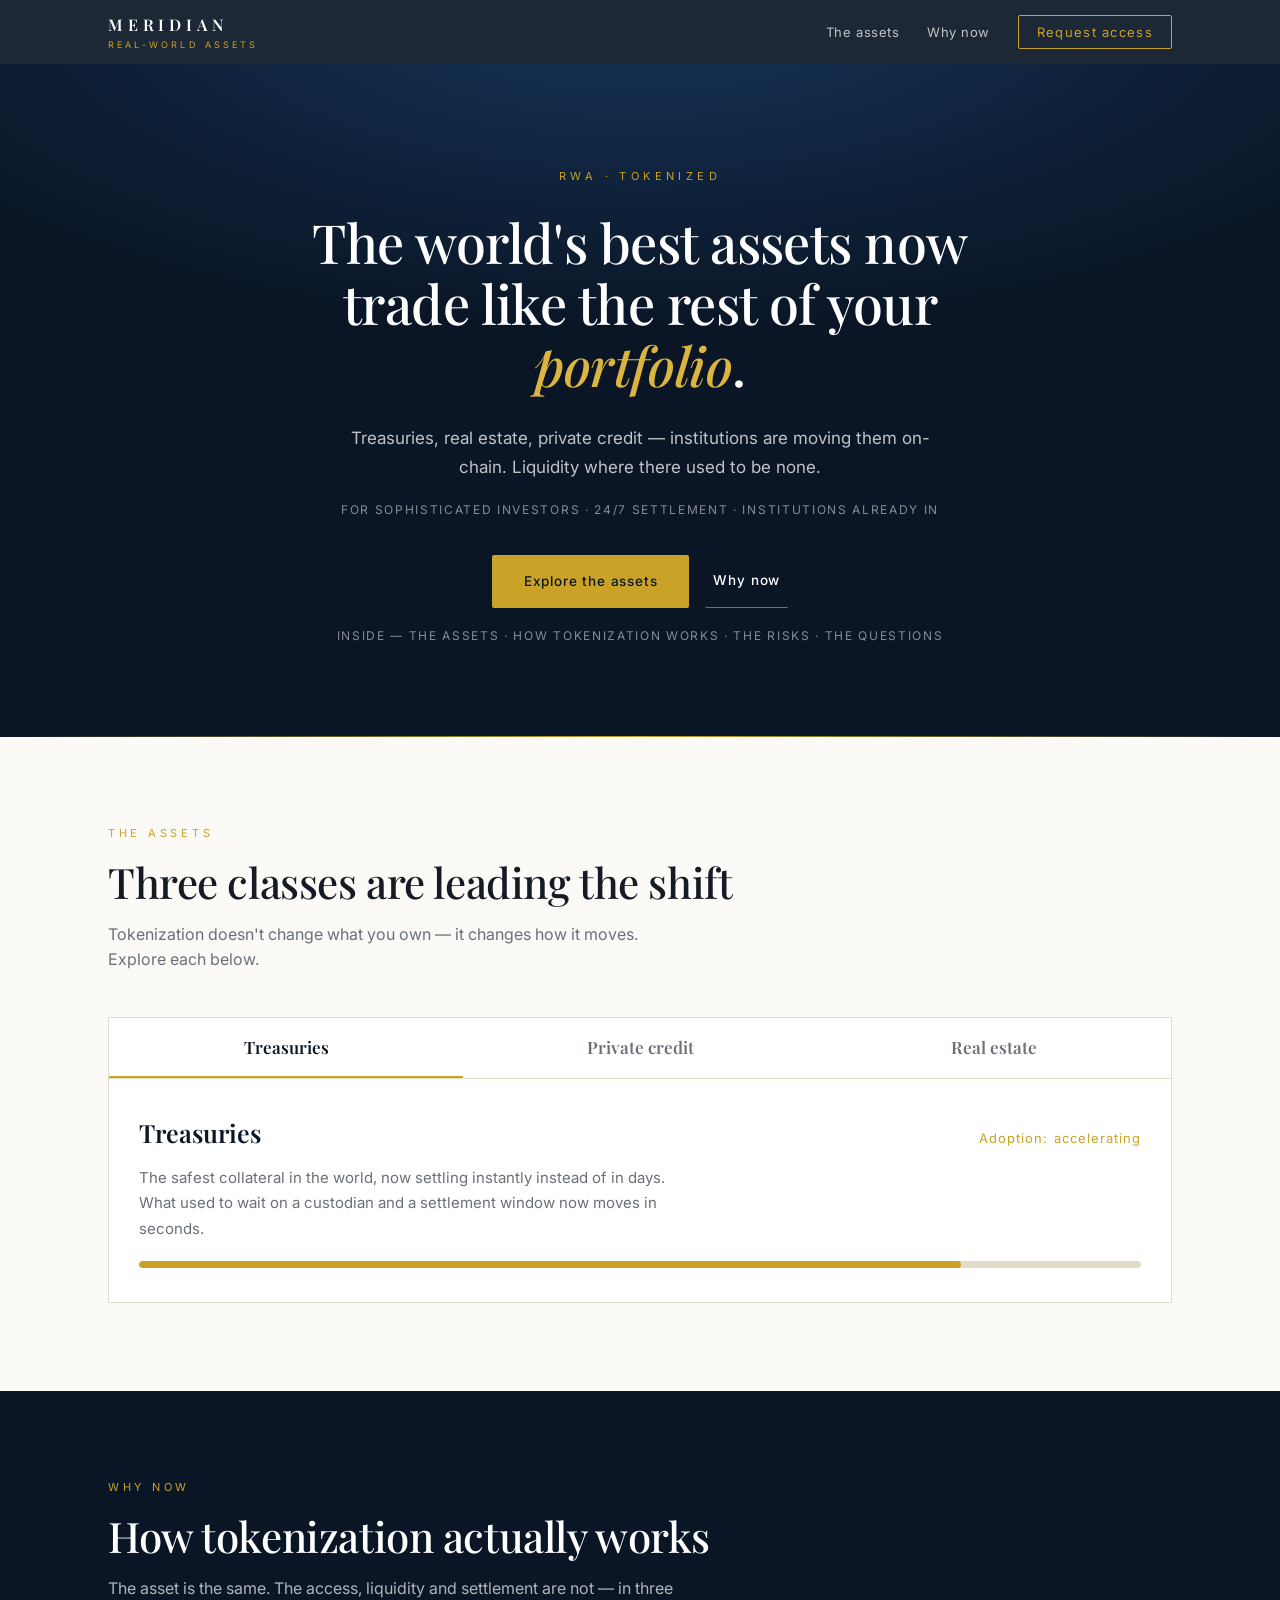
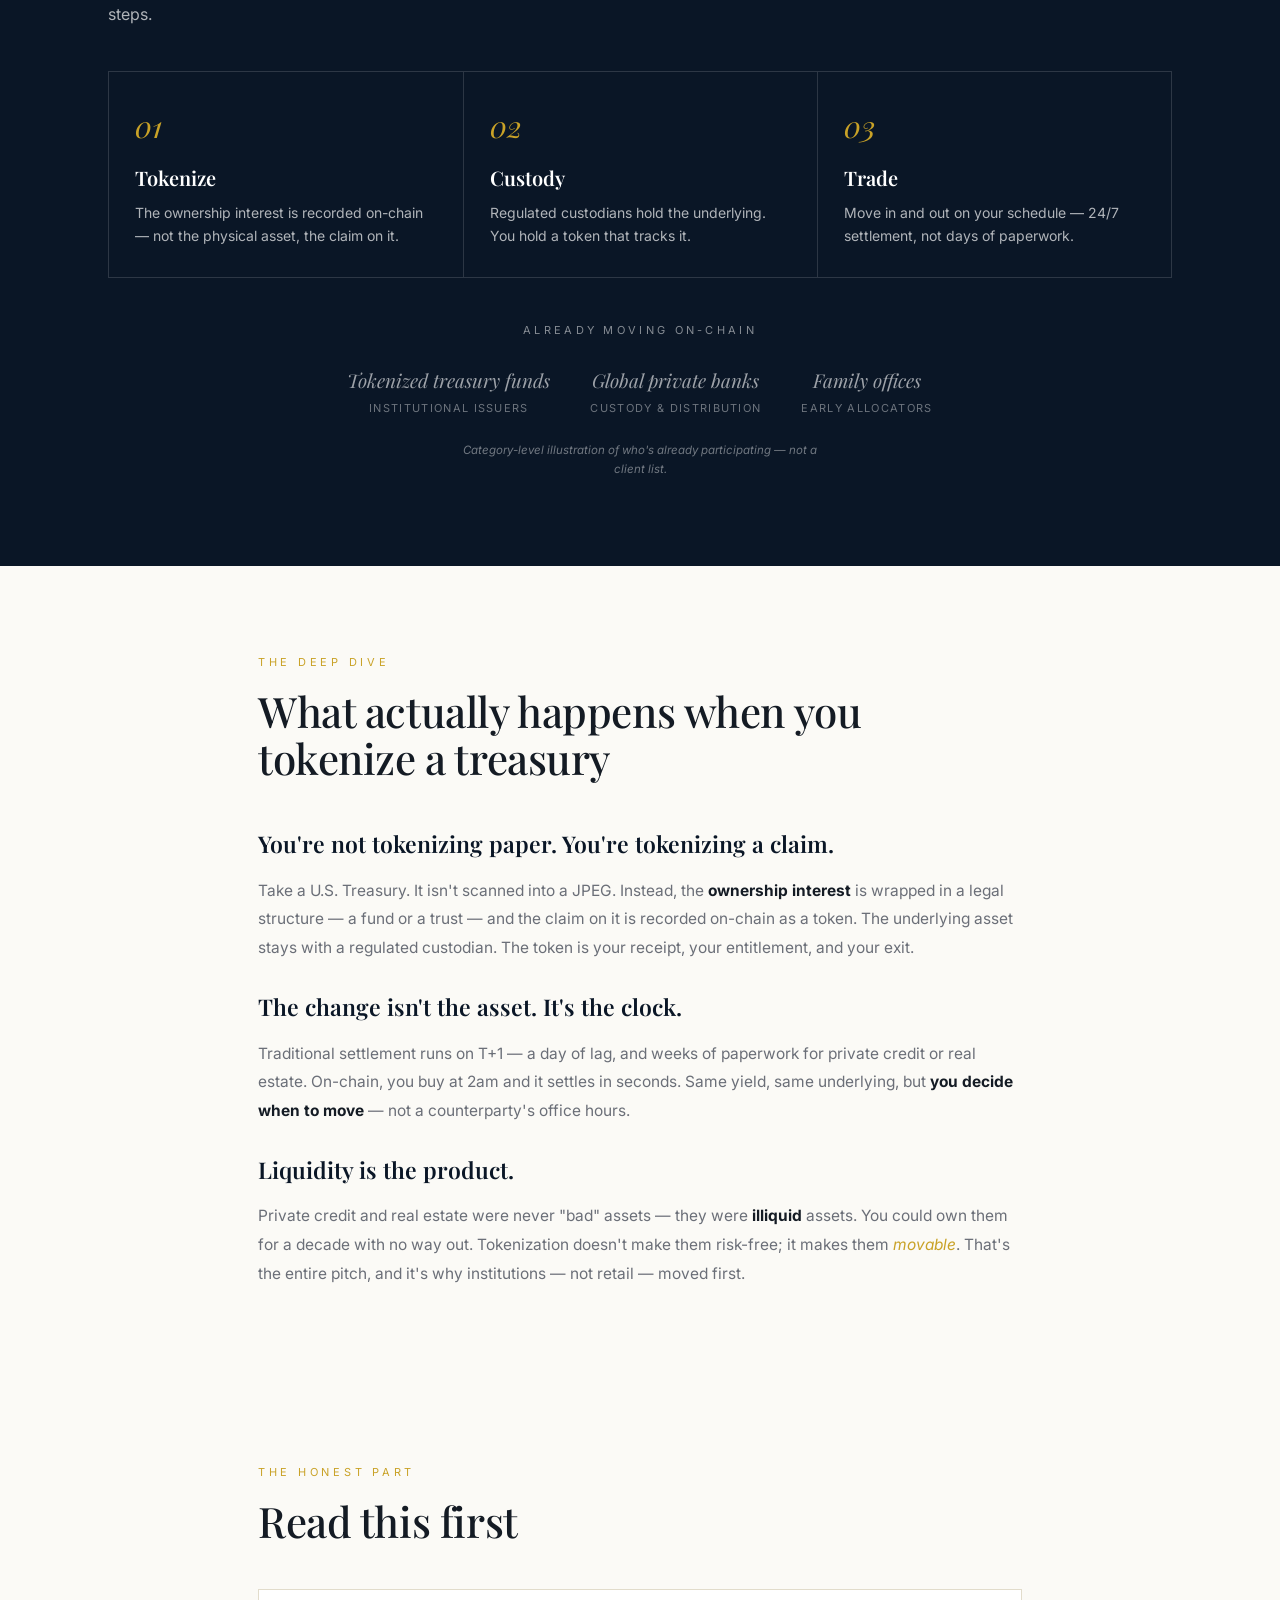
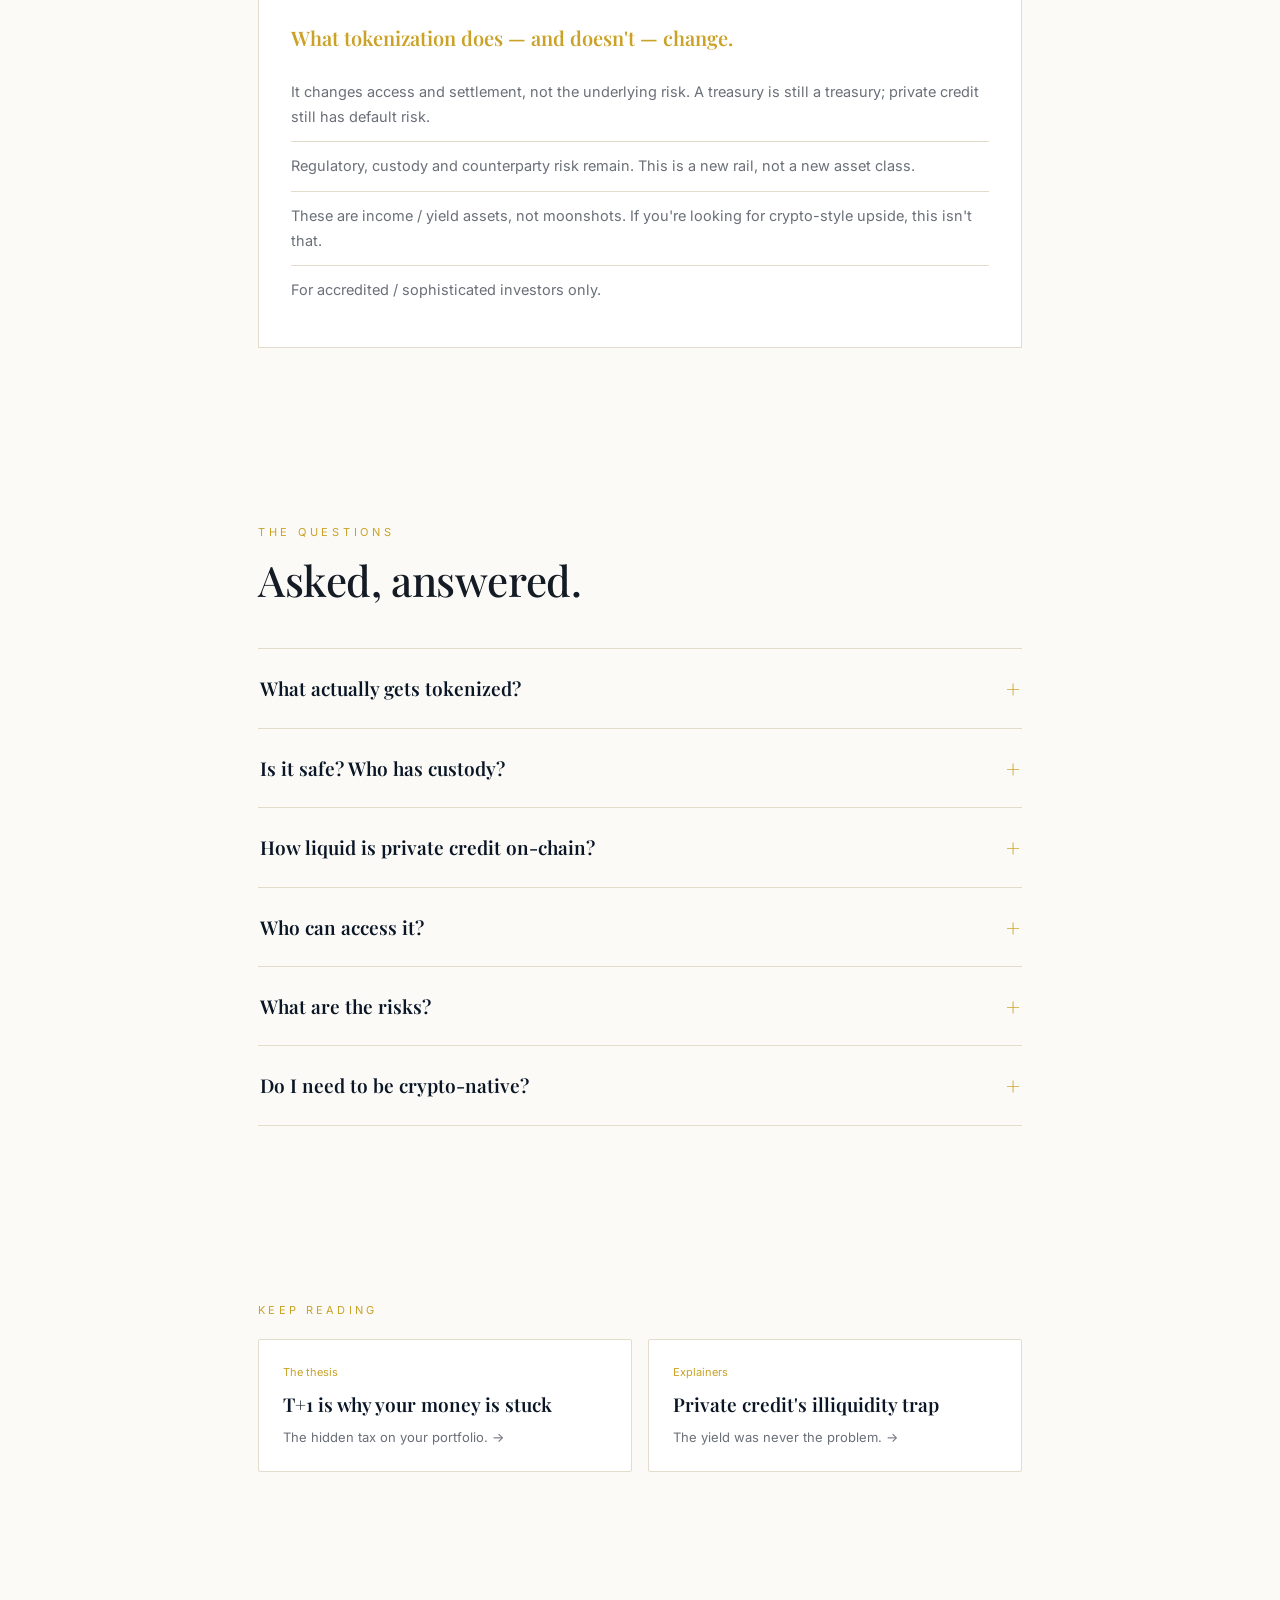
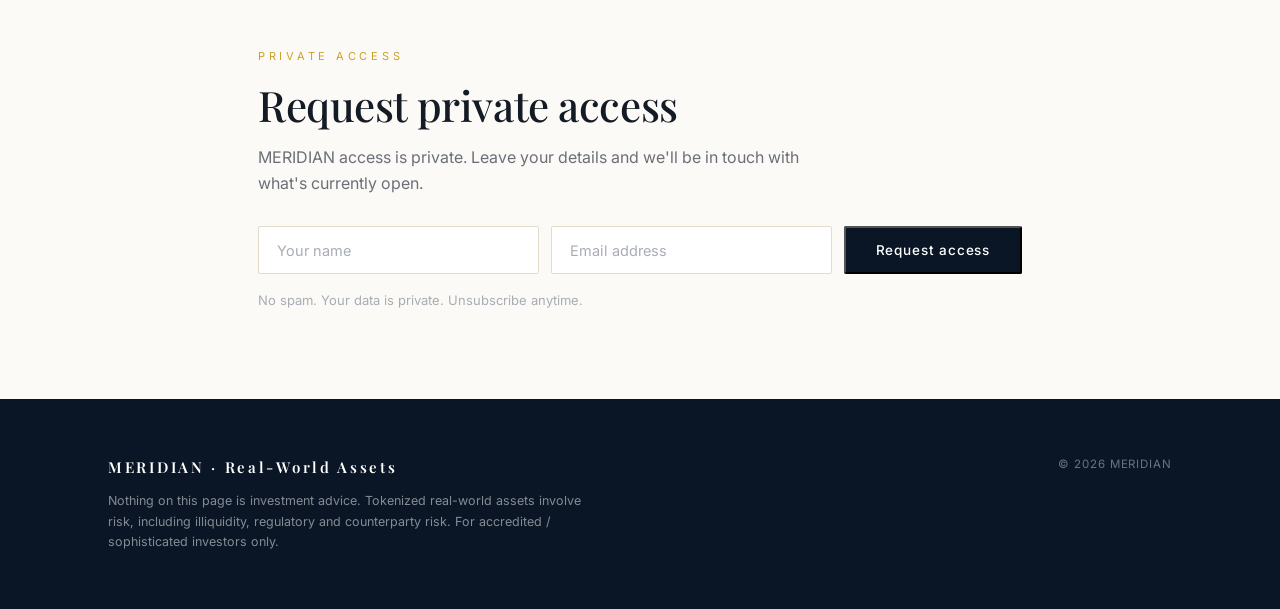
<file: index.html>
<!DOCTYPE html>
<html lang="en">
<head>
<meta charset="UTF-8">
<meta name="viewport" content="width=device-width, initial-scale=1.0">
<title>MERIDIAN · Real-World Assets — Liquidity where there used to be none</title>
<meta name="description" content="Treasuries, real estate, private credit — institutions are moving them on-chain.">
<link rel="preconnect" href="https://fonts.googleapis.com">
<link rel="preconnect" href="https://fonts.gstatic.com" crossorigin>
<link href="https://fonts.googleapis.com/css2?family=Playfair+Display:ital,wght@0,500;0,600;1,500&family=Inter:wght@400;500;600&display=swap" rel="stylesheet">
<style>
  :root{
    --navy:#0a1626; --navy2:#0e1f36; --ink:#141b24; --body:#f4f1ea;
    --muted:#6b6f78; --faint:#a8adb5;
    --gold:#c9a227; --gold2:#dbb540; --gold-dim:rgba(201,162,39,.16);
    --hair:#e2dccb; --paper:#fbfaf6;
    --font:"Inter",-apple-system,"SF Pro Text","Segoe UI",sans-serif;
    --display:"Playfair Display",Georgia,serif;
  }
  *{margin:0;padding:0;box-sizing:border-box}
  html{scroll-behavior:smooth}
  body{background:var(--paper);color:var(--ink);font-family:var(--font);-webkit-font-smoothing:antialiased;line-height:1.6}
  a{color:inherit;text-decoration:none}
  .container{max-width:1120px;margin:0 auto;padding:0 28px}
  .container--narrow{max-width:820px}
  .rv{opacity:0;transform:translateY(18px);transition:opacity .8s ease,transform .8s ease}
  .rv.in{opacity:1;transform:none}
  [id]{scroll-margin-top:70px}

  .progress{position:fixed;top:0;left:0;height:3px;background:var(--gold);width:0;z-index:60}

  .nav{position:sticky;top:0;z-index:50;background:rgba(10,22,38,.92);backdrop-filter:blur(14px)}
  .nav__inner{display:flex;align-items:center;justify-content:space-between;height:64px}
  .brand{font-family:var(--display);font-weight:600;letter-spacing:.3em;font-size:16px;color:#fff}
  .brand small{display:block;font-family:var(--font);font-weight:400;font-size:9px;letter-spacing:.34em;color:var(--gold);text-transform:uppercase}
  .nav__links{display:flex;align-items:center;gap:28px;list-style:none}
  .nav__links a{font-size:13px;color:rgba(255,255,255,.72);letter-spacing:.04em;transition:color .2s}
  .nav__links a:hover{color:#fff}
  .nav__links .nav__cta{color:var(--gold);border:1px solid var(--gold);padding:8px 18px;border-radius:2px;letter-spacing:.1em}
  .nav__links .nav__cta:hover{background:var(--gold);color:var(--navy)}

  .hero{background:radial-gradient(120% 90% at 50% -10%, #16335a 0%, var(--navy) 55%);color:#fff;padding:104px 0 92px;text-align:center;position:relative}
  .hero::after{content:"";position:absolute;left:0;right:0;bottom:0;height:1px;background:linear-gradient(90deg,transparent,var(--gold),transparent)}
  .eyebrow{font-size:11px;letter-spacing:.4em;text-transform:uppercase;color:var(--gold);margin-bottom:26px}
  .hero__title{font-family:var(--display);font-weight:500;font-size:clamp(32px,4.6vw,54px);line-height:1.14;letter-spacing:-.01em;max-width:22ch;margin:0 auto}
  .hero__title em{font-style:italic;color:var(--gold2)}
  .hero__dek{font-size:17px;line-height:1.7;color:rgba(255,255,255,.74);margin:28px auto 0;max-width:54ch}
  .hero__note{font-size:12px;letter-spacing:.14em;color:rgba(255,255,255,.5);margin-top:18px;text-transform:uppercase}
  .hero__ctas{display:flex;gap:16px;margin-top:36px;justify-content:center;flex-wrap:wrap}
  .btn{display:inline-flex;align-items:center;justify-content:center;font-family:var(--font);font-size:13.5px;font-weight:500;letter-spacing:.06em;cursor:pointer;transition:.25s;border-radius:2px}
  .btn--gold{background:var(--gold);color:var(--navy);padding:15px 32px}
  .btn--gold:hover{background:var(--gold2)}
  .btn--ghost{background:transparent;color:#fff;padding:15px 8px;border-bottom:1px solid rgba(255,255,255,.4)}
  .btn--ghost:hover{border-color:var(--gold);color:var(--gold2)}
  .btn--primary{background:var(--navy);color:#fff;padding:14px 30px}
  .btn--primary:hover{background:var(--navy2)}

  .ledger{background:var(--paper)}
  .ledger__wrap{display:grid;grid-template-columns:1.2fr .8fr .8fr .9fr;border-top:1px solid var(--hair);border-bottom:1px solid var(--hair)}
  .lcell{padding:26px 22px;border-left:1px solid var(--hair)}
  .lcell:first-child{border-left:none}
  .lcell__label{font-size:10px;letter-spacing:.22em;text-transform:uppercase;color:var(--faint)}
  .lcell__value{font-family:var(--display);font-size:27px;font-weight:600;color:var(--navy);margin-top:8px}
  .lcell__value.gold{color:var(--gold)}
  .lcell__sub{font-size:12px;color:var(--muted);margin-top:5px;line-height:1.5}

  .section{padding:88px 0}
  .section--dark{background:var(--navy);color:#fff}
  .section__label{font-size:11px;letter-spacing:.34em;text-transform:uppercase;color:var(--gold);margin-bottom:16px}
  .section__title{font-family:var(--display);font-weight:500;font-size:clamp(28px,3.6vw,42px);line-height:1.12;letter-spacing:-.01em}
  .section__lede{font-size:16px;color:var(--muted);margin-top:16px;max-width:58ch}
  .section--dark .section__lede{color:rgba(255,255,255,.68)}

  .explorer{margin-top:44px;background:#fff;border:1px solid var(--hair)}
  .tabs{display:grid;grid-template-columns:repeat(3,1fr);border-bottom:1px solid var(--hair)}
  .tab{background:none;border:none;border-bottom:2px solid transparent;padding:18px;font-family:var(--display);font-size:17px;font-weight:600;color:var(--muted);cursor:pointer;transition:.2s}
  .tab:hover{color:var(--navy)}
  .tab.is-active{color:var(--navy);border-color:var(--gold)}
  .panel{display:none;padding:34px 30px;animation:in .35s ease}
  .panel.is-active{display:block}
  @keyframes in{from{opacity:0;transform:translateY(8px)}to{opacity:1;transform:none}}
  .panel__head{display:flex;justify-content:space-between;align-items:baseline;gap:16px;flex-wrap:wrap}
  .panel__title{font-family:var(--display);font-size:25px;font-weight:600;color:var(--navy)}
  .panel__adopt{font-size:13px;color:var(--gold);letter-spacing:.08em}
  .panel__text{font-size:15px;color:var(--muted);margin-top:12px;line-height:1.7;max-width:60ch}
  .panel__bar{margin-top:20px;height:7px;background:var(--hair);border-radius:4px;overflow:hidden}
  .panel__fill{height:100%;background:var(--gold);border-radius:4px;transition:width .6s ease}

  .steps{display:grid;grid-template-columns:repeat(3,1fr);gap:0;margin-top:44px;border:1px solid rgba(255,255,255,.14)}
  .step{padding:30px 26px;border-left:1px solid rgba(255,255,255,.14)}
  .step:first-child{border-left:none}
  .step__num{font-family:var(--display);font-size:30px;color:var(--gold);font-style:italic}
  .step__title{font-family:var(--display);font-size:20px;font-weight:600;margin-top:12px}
  .step__text{font-size:14px;color:rgba(255,255,255,.68);margin-top:8px;line-height:1.6}

  .institutions{margin-top:44px;text-align:center}
  .inst-label{font-size:11px;letter-spacing:.3em;text-transform:uppercase;color:rgba(255,255,255,.5);margin-bottom:26px}
  .inst-grid{display:flex;justify-content:center;gap:40px;flex-wrap:wrap}
  .inst{font-family:var(--display);font-size:19px;color:rgba(255,255,255,.6);font-style:italic}
  .inst small{display:block;font-family:var(--font);font-size:11px;font-style:normal;color:rgba(255,255,255,.4);letter-spacing:.12em;text-transform:uppercase;margin-top:4px}
  .inst-note{font-size:11.5px;color:rgba(255,255,255,.42);margin-top:24px;font-style:italic;max-width:52ch;margin-left:auto;margin-right:auto}

  .faq{margin-top:44px;border-top:1px solid var(--hair)}
  .faq details{border-bottom:1px solid var(--hair)}
  .faq summary{list-style:none;cursor:pointer;padding:20px 2px;font-family:var(--display);font-size:19px;font-weight:600;color:var(--navy);display:flex;justify-content:space-between;align-items:center;transition:.15s}
  .faq summary::-webkit-details-marker{display:none}
  .faq summary::after{content:"+";color:var(--gold);font-size:24px;font-weight:400;transition:transform .2s}
  .faq details[open] summary::after{transform:rotate(45deg)}
  .faq summary:hover{color:var(--gold)}
  .faq p{padding:0 0 20px;color:var(--muted);font-size:14.5px;line-height:1.7}

  .report-form{display:flex;gap:12px;margin-top:30px;flex-wrap:wrap}
  .report-form input{flex:1;min-width:200px;background:#fff;border:1px solid var(--hair);color:var(--ink);padding:14px 18px;border-radius:2px;font-size:14.5px;font-family:var(--font)}
  .report-form input::placeholder{color:var(--faint)}
  .report-form input:focus{outline:none;border-color:var(--gold)}
  .report-note{margin-top:16px;font-size:13px;color:var(--faint)}
  .prose{text-align:left;margin-top:44px}
  .prose h3{font-family:var(--display);font-size:23px;font-weight:600;margin:26px 0 8px;color:var(--navy)}
  .prose h3:first-child{margin-top:0}
  .prose p{font-size:15.5px;line-height:1.85;color:var(--muted);margin-top:14px}
  .prose strong{color:var(--ink)}
  .prose em{color:var(--gold);font-style:italic}
  .honest{margin-top:44px;text-align:left;border:1px solid var(--hair);padding:32px;background:#fff}
  .honest h3{font-family:var(--display);font-size:20px;font-weight:600;color:var(--gold);margin-bottom:14px}
  .honest ul{list-style:none}
  .honest li{font-size:14.5px;color:var(--muted);padding:12px 0;border-top:1px solid var(--hair);line-height:1.7}
  .honest li:first-child{border-top:none}
  .reading{margin-top:44px}
  .reading__label{font-size:11px;letter-spacing:.3em;text-transform:uppercase;color:var(--gold);margin-bottom:20px}
  .reading__grid{display:grid;grid-template-columns:1fr 1fr;gap:16px}
  .reading-card{background:#fff;border:1px solid var(--hair);border-radius:2px;padding:24px;transition:.2s}
  .reading-card:hover{border-color:var(--gold)}
  .reading-card__tag{font-size:11px;color:var(--gold)}
  .reading-card__title{font-family:var(--display);font-size:19px;font-weight:600;color:var(--navy);margin-top:10px;line-height:1.3}
  .reading-card__more{font-size:13px;color:var(--muted);margin-top:10px}
  @media(max-width:640px){.reading__grid{grid-template-columns:1fr}}

  .footer{background:var(--navy);color:#fff;padding:56px 0}
  .footer__inner{display:flex;justify-content:space-between;gap:24px;flex-wrap:wrap;align-items:flex-start}
  .footer__brand{font-family:var(--display);font-weight:600;letter-spacing:.18em;font-size:15px}
  .footer__note{color:rgba(255,255,255,.5);font-size:12.5px;margin-top:12px;max-width:60ch;line-height:1.65}
  .footer__copy{color:rgba(255,255,255,.4);font-size:11.5px;letter-spacing:.08em}

  @media(max-width:900px){
    .ledger__wrap{grid-template-columns:repeat(2,1fr)}
    .lcell{border-top:1px solid var(--hair)}
    .lcell:nth-child(-n+2){border-top:none}
    .lcell:nth-child(3){border-left:none}
    .steps{grid-template-columns:1fr}
    .step{border-left:none;border-top:1px solid rgba(255,255,255,.14)}
    .step:first-child{border-top:none}
    .tabs{grid-template-columns:1fr}
    .nav__links a:not(.nav__cta){display:none}
  }
</style>
</head>
<body>

<div class="progress" id="progress"></div>

<nav class="nav">
  <div class="container nav__inner">
    <a href="#" class="brand">MERIDIAN<small>Real-World Assets</small></a>
    <ul class="nav__links">
      <li><a href="#assets">The assets</a></li>
      <li><a href="#why">Why now</a></li>
      <li><a href="#access" class="nav__cta">Request access</a></li>
    </ul>
  </div>
</nav>

<header class="hero">
  <div class="container">
    <div class="eyebrow rv">RWA · Tokenized</div>
    <h1 class="hero__title rv">The world's best assets now trade like the rest of your <em>portfolio</em>.</h1>
    <p class="hero__dek rv">Treasuries, real estate, private credit — institutions are moving them on-chain. Liquidity where there used to be none.</p>
    <p class="hero__note rv">For sophisticated investors · 24/7 settlement · institutions already in</p>
    <div class="hero__ctas rv">
      <a href="#assets" class="btn btn--gold">Explore the assets</a>
      <a href="#why" class="btn btn--ghost">Why now</a>
    </div>
    <p class="hero__note rv">inside — the assets · how tokenization works · the risks · the questions</p>
  </div>
</header>

<section class="section" id="assets">
  <div class="container">
    <div class="section__label rv">The Assets</div>
    <h2 class="section__title rv">Three classes are leading the shift</h2>
    <p class="section__lede rv">Tokenization doesn't change what you own — it changes how it moves. Explore each below.</p>
    <div class="explorer rv" data-tabs>
      <div class="tabs">
        <button class="tab is-active" data-tab="treasuries">Treasuries</button>
        <button class="tab" data-tab="credit">Private credit</button>
        <button class="tab" data-tab="realestate">Real estate</button>
      </div>
      <div class="panel is-active" data-panel="treasuries">
        <div class="panel__head"><div class="panel__title">Treasuries</div><div class="panel__adopt">Adoption: accelerating</div></div>
        <p class="panel__text">The safest collateral in the world, now settling instantly instead of in days. What used to wait on a custodian and a settlement window now moves in seconds.</p>
        <div class="panel__bar"><div class="panel__fill" style="width:82%"></div></div>
      </div>
      <div class="panel" data-panel="credit">
        <div class="panel__head"><div class="panel__title">Private credit</div><div class="panel__adopt">Adoption: growing</div></div>
        <p class="panel__text">A market once locked behind institutional minimums is now divisible and tradable. The same senior-secured exposure, without the decade-long lock-up.</p>
        <div class="panel__bar"><div class="panel__fill" style="width:54%"></div></div>
      </div>
      <div class="panel" data-panel="realestate">
        <div class="panel__head"><div class="panel__title">Real estate</div><div class="panel__adopt">Adoption: emerging</div></div>
        <p class="panel__text">Own the income without the illiquidity trap that used to come with it. Fractional ownership, 24/7 market, no more waiting for a buyer.</p>
        <div class="panel__bar"><div class="panel__fill" style="width:30%"></div></div>
      </div>
    </div>
  </div>
</section>

<section class="section section--dark" id="why">
  <div class="container">
    <div class="section__label rv">Why now</div>
    <h2 class="section__title rv">How tokenization actually works</h2>
    <p class="section__lede rv">The asset is the same. The access, liquidity and settlement are not — in three steps.</p>
    <div class="steps rv">
      <div class="step"><div class="step__num">01</div><div class="step__title">Tokenize</div><div class="step__text">The ownership interest is recorded on-chain — not the physical asset, the claim on it.</div></div>
      <div class="step"><div class="step__num">02</div><div class="step__title">Custody</div><div class="step__text">Regulated custodians hold the underlying. You hold a token that tracks it.</div></div>
      <div class="step"><div class="step__num">03</div><div class="step__title">Trade</div><div class="step__text">Move in and out on your schedule — 24/7 settlement, not days of paperwork.</div></div>
    </div>

    <div class="institutions rv">
      <div class="inst-label">Already moving on-chain</div>
      <div class="inst-grid">
        <div class="inst">Tokenized treasury funds<small>institutional issuers</small></div>
        <div class="inst">Global private banks<small>custody &amp; distribution</small></div>
        <div class="inst">Family offices<small>early allocators</small></div>
      </div>
      <p class="inst-note">Category-level illustration of who's already participating — not a client list.</p>
    </div>
  </div>
</section>

<section class="section" id="dive">
  <div class="container container--narrow">
    <div class="section__label rv">The Deep Dive</div>
    <h2 class="section__title rv">What actually happens when you tokenize a treasury</h2>
    <div class="prose rv">
      <h3>You're not tokenizing paper. You're tokenizing a claim.</h3>
      <p>Take a U.S. Treasury. It isn't scanned into a JPEG. Instead, the <strong>ownership interest</strong> is wrapped in a legal structure — a fund or a trust — and the claim on it is recorded on-chain as a token. The underlying asset stays with a regulated custodian. The token is your receipt, your entitlement, and your exit.</p>
      <h3>The change isn't the asset. It's the clock.</h3>
      <p>Traditional settlement runs on T+1 — a day of lag, and weeks of paperwork for private credit or real estate. On-chain, you buy at 2am and it settles in seconds. Same yield, same underlying, but <strong>you decide when to move</strong> — not a counterparty's office hours.</p>
      <h3>Liquidity is the product.</h3>
      <p>Private credit and real estate were never "bad" assets — they were <strong>illiquid</strong> assets. You could own them for a decade with no way out. Tokenization doesn't make them risk-free; it makes them <em>movable</em>. That's the entire pitch, and it's why institutions — not retail — moved first.</p>
    </div>
  </div>
</section>

<section class="section" id="honest">
  <div class="container container--narrow">
    <div class="section__label rv">The Honest Part</div>
    <h2 class="section__title rv">Read this first</h2>
    <div class="honest rv">
      <h3>What tokenization does — and doesn't — change.</h3>
      <ul>
        <li>It changes access and settlement, not the underlying risk. A treasury is still a treasury; private credit still has default risk.</li>
        <li>Regulatory, custody and counterparty risk remain. This is a new rail, not a new asset class.</li>
        <li>These are income / yield assets, not moonshots. If you're looking for crypto-style upside, this isn't that.</li>
        <li>For accredited / sophisticated investors only.</li>
      </ul>
    </div>
  </div>
</section>

<section class="section" id="faq">
  <div class="container container--narrow">
    <div class="section__label rv">The Questions</div>
    <h2 class="section__title rv">Asked, answered.</h2>
    <div class="faq rv">
      <details><summary>What actually gets tokenized?</summary><p>The ownership interest — the claim on the asset — not the physical asset itself. The underlying stays with a regulated custodian.</p></details>
      <details><summary>Is it safe? Who has custody?</summary><p>Regulated, licensed custodians hold the underlying assets. The token is the record of your claim.</p></details>
      <details><summary>How liquid is private credit on-chain?</summary><p>Historically illiquid. On-chain, the same exposure becomes divisible and tradable — that's the entire point.</p></details>
      <details><summary>Who can access it?</summary><p>Accredited / sophisticated investors only. Access is private.</p></details>
      <details><summary>What are the risks?</summary><p>Regulatory, counterparty and illiquidity risk remain. Tokenization changes access, not the underlying risk.</p></details>
      <details><summary>Do I need to be crypto-native?</summary><p>No. Custody and rails are abstracted away — you hold a familiar asset class, on a faster rail.</p></details>
    </div>
  </div>
</section>

<section class="section" id="reading">
  <div class="container container--narrow">
    <div class="reading__label rv">Keep reading</div>
    <div class="reading__grid rv">
      <a class="reading-card" href="article-1.html"><div class="reading-card__tag">The thesis</div><div class="reading-card__title">T+1 is why your money is stuck</div><div class="reading-card__more">The hidden tax on your portfolio. →</div></a>
      <a class="reading-card" href="article-2.html"><div class="reading-card__tag">Explainers</div><div class="reading-card__title">Private credit's illiquidity trap</div><div class="reading-card__more">The yield was never the problem. →</div></a>
    </div>
  </div>
</section>

<section class="section" id="access">
  <div class="container container--narrow">
    <div class="section__label rv">Private Access</div>
    <h2 class="section__title rv">Request private access</h2>
    <p class="section__lede rv">MERIDIAN access is private. Leave your details and we'll be in touch with what's currently open.</p>
    <form class="report-form rv" action="https://formspree.io/f/YOUR_FORM_ID" method="POST">
      <input type="text" name="name" placeholder="Your name" aria-label="Name" required>
      <input type="email" name="email" placeholder="Email address" aria-label="Email" required>
      <button type="submit" class="btn btn--primary">Request access</button>
    </form>
    <p class="report-note rv">No spam. Your data is private. Unsubscribe anytime.</p>
  </div>
</section>

<footer class="footer">
  <div class="container footer__inner">
    <div>
      <div class="footer__brand">MERIDIAN · Real-World Assets</div>
      <p class="footer__note">Nothing on this page is investment advice. Tokenized real-world assets involve risk, including illiquidity, regulatory and counterparty risk. For accredited / sophisticated investors only.</p>
    </div>
    <div class="footer__copy">© 2026 MERIDIAN</div>
  </div>
</footer>

<script>
  var pb=document.getElementById('progress');
  window.addEventListener('scroll',function(){var h=document.documentElement;var sc=h.scrollTop||document.body.scrollTop;var m=h.scrollHeight-h.clientHeight;pb.style.width=(m>0?sc/m*100:0)+'%';},{passive:true});
  var io=new IntersectionObserver(function(es){es.forEach(function(e){if(e.isIntersecting){e.target.classList.add('in');io.unobserve(e.target);}})},{threshold:.12});
  document.querySelectorAll('.rv').forEach(function(el){io.observe(el)});
  function countUp(el){var t=parseFloat(el.dataset.count);var dec=parseInt(el.dataset.dec||'0',10);var pre=el.dataset.prefix||'';var suf=el.dataset.suffix||'';var dur=1500;var s=performance.now();function step(n){var p=Math.min((n-s)/dur,1);p=1-Math.pow(1-p,3);var v=t*p;el.textContent=pre+(dec?v.toFixed(dec):Math.round(v).toLocaleString())+suf;if(p<1)requestAnimationFrame(step);}requestAnimationFrame(step);}
  var cio=new IntersectionObserver(function(es){es.forEach(function(e){if(e.isIntersecting){countUp(e.target);cio.unobserve(e.target);}})},{threshold:.5});
  document.querySelectorAll('[data-count]').forEach(function(el){cio.observe(el)});

  document.querySelectorAll('[data-tabs]').forEach(function(group){
    var tabs=group.querySelectorAll('[data-tab]'),panels=group.querySelectorAll('[data-panel]');
    tabs.forEach(function(t){t.addEventListener('click',function(){tabs.forEach(function(x){x.classList.remove('is-active')});panels.forEach(function(p){p.classList.remove('is-active')});t.classList.add('is-active');group.querySelector('[data-panel="'+t.getAttribute('data-tab')+'"]').classList.add('is-active');});});
  });
</script>
</body>
</html>
</file>
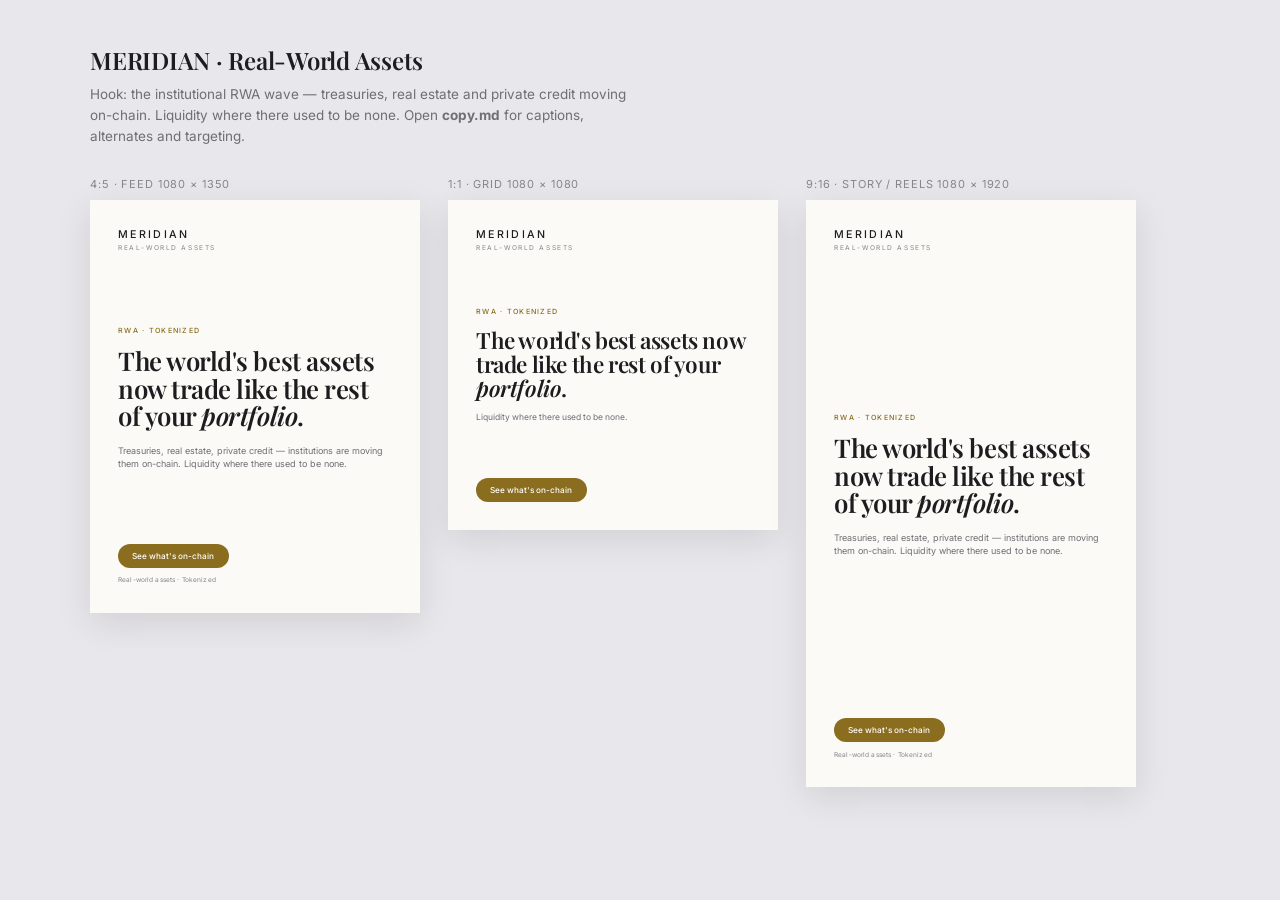
<file: ad.html>
<!DOCTYPE html>
<html lang="en">
<head>
<meta charset="UTF-8">
<meta name="viewport" content="width=device-width, initial-scale=1">
<title>MERIDIAN · Real-World Assets — Ad preview</title>
<meta name="robots" content="noindex">
<link rel="preconnect" href="https://fonts.googleapis.com">
<link rel="preconnect" href="https://fonts.gstatic.com" crossorigin>
<link href="https://fonts.googleapis.com/css2?family=Playfair+Display:ital,wght@0,500;0,600;1,500&family=Inter:wght@400;500&display=swap" rel="stylesheet">
<style>
  *{margin:0;padding:0;box-sizing:border-box}
  body{background:#e8e8ec;color:#1d1d1f;font-family:Inter,-apple-system,"SF Pro Text","Segoe UI",sans-serif;padding:44px 24px 80px;-webkit-font-smoothing:antialiased}
  .page-head{max-width:1100px;margin:0 auto 30px}
  .page-head h1{font-family:"Playfair Display",Georgia,serif;font-weight:600;font-size:24px;letter-spacing:-.01em}
  .page-head p{color:#6e6e73;font-size:13.5px;line-height:1.55;margin-top:8px;max-width:62ch}
  .frames{max-width:1100px;margin:0 auto;display:flex;gap:28px;flex-wrap:wrap;align-items:flex-start}
  .frame{flex:1 1 250px;max-width:330px}
  .frame figcaption{font-size:11px;letter-spacing:.08em;text-transform:uppercase;color:#86868b;margin-bottom:9px}

  .ad{container-type:inline-size;position:relative;overflow:hidden;display:flex;flex-direction:column;justify-content:space-between;padding:8.5%;box-shadow:0 10px 34px rgba(0,0,0,.10)}
  .ad--45{aspect-ratio:4/5}
  .ad--11{aspect-ratio:1/1}
  .ad--916{aspect-ratio:9/16}
  .ad--warm{background:#fbfaf7;color:#1d1d1f}

  .ad__brand{font-size:3.9cqw;font-weight:500;letter-spacing:.22em}
  .ad__subbrand{font-size:2.4cqw;letter-spacing:.24em;text-transform:uppercase;color:#86868b;margin-top:1.2cqw}

  .ad__eyebrow{font-size:2.6cqw;letter-spacing:.18em;text-transform:uppercase;color:#8a6d1f;font-weight:500;margin-bottom:4.5cqw}
  .ad__headline{font-family:"Playfair Display",Georgia,serif;font-weight:600;font-size:9.4cqw;line-height:1.07;letter-spacing:-.018em}
  .ad__headline em{font-style:italic}
  .ad__sub{font-size:3.3cqw;line-height:1.48;color:#6e6e73;margin-top:5cqw}

  .ad__bottom{display:flex;flex-direction:column;align-items:flex-start;gap:3cqw}
  .ad__cta{background:#8a6d1f;color:#fff;font-size:3cqw;font-weight:500;padding:2.6cqw 5.2cqw;border-radius:100px;white-space:nowrap}
  .ad__note{font-size:2.4cqw;color:#86868b;letter-spacing:.02em}

  .ad--11 .ad__headline{font-size:8.2cqw}
  .ad--11 .ad__sub{margin-top:4cqw;font-size:3.1cqw}

  @media (max-width:720px){.frame{flex:1 1 100%;max-width:100%}}
</style>
</head>
<body>

<div class="page-head">
  <h1>MERIDIAN · Real-World Assets</h1>
  <p>Hook: the institutional RWA wave — treasuries, real estate and private credit moving on-chain. Liquidity where there used to be none. Open <strong>copy.md</strong> for captions, alternates and targeting.</p>
</div>

<div class="frames">

  <figure class="frame">
    <figcaption>4:5 · Feed 1080 × 1350</figcaption>
    <div class="ad ad--45 ad--warm">
      <div>
        <div class="ad__brand">MERIDIAN</div>
        <div class="ad__subbrand">Real-World Assets</div>
      </div>
      <div>
        <div class="ad__eyebrow">RWA · Tokenized</div>
        <h2 class="ad__headline">The world's best assets now trade like the rest of your <em>portfolio</em>.</h2>
        <p class="ad__sub">Treasuries, real estate, private credit — institutions are moving them on-chain. Liquidity where there used to be none.</p>
      </div>
      <div class="ad__bottom">
        <span class="ad__cta">See what's on-chain</span>
        <span class="ad__note">Real-world assets · Tokenized</span>
      </div>
    </div>
  </figure>

  <figure class="frame">
    <figcaption>1:1 · Grid 1080 × 1080</figcaption>
    <div class="ad ad--11 ad--warm">
      <div>
        <div class="ad__brand">MERIDIAN</div>
        <div class="ad__subbrand">Real-World Assets</div>
      </div>
      <div>
        <div class="ad__eyebrow">RWA · Tokenized</div>
        <h2 class="ad__headline">The world's best assets now trade like the rest of your <em>portfolio</em>.</h2>
        <p class="ad__sub">Liquidity where there used to be none.</p>
      </div>
      <div class="ad__bottom">
        <span class="ad__cta">See what's on-chain</span>
      </div>
    </div>
  </figure>

  <figure class="frame">
    <figcaption>9:16 · Story / Reels 1080 × 1920</figcaption>
    <div class="ad ad--916 ad--warm">
      <div>
        <div class="ad__brand">MERIDIAN</div>
        <div class="ad__subbrand">Real-World Assets</div>
      </div>
      <div>
        <div class="ad__eyebrow">RWA · Tokenized</div>
        <h2 class="ad__headline">The world's best assets now trade like the rest of your <em>portfolio</em>.</h2>
        <p class="ad__sub">Treasuries, real estate, private credit — institutions are moving them on-chain. Liquidity where there used to be none.</p>
      </div>
      <div class="ad__bottom">
        <span class="ad__cta">See what's on-chain</span>
        <span class="ad__note">Real-world assets · Tokenized</span>
      </div>
    </div>
  </figure>

</div>

</body>
</html>
</file>
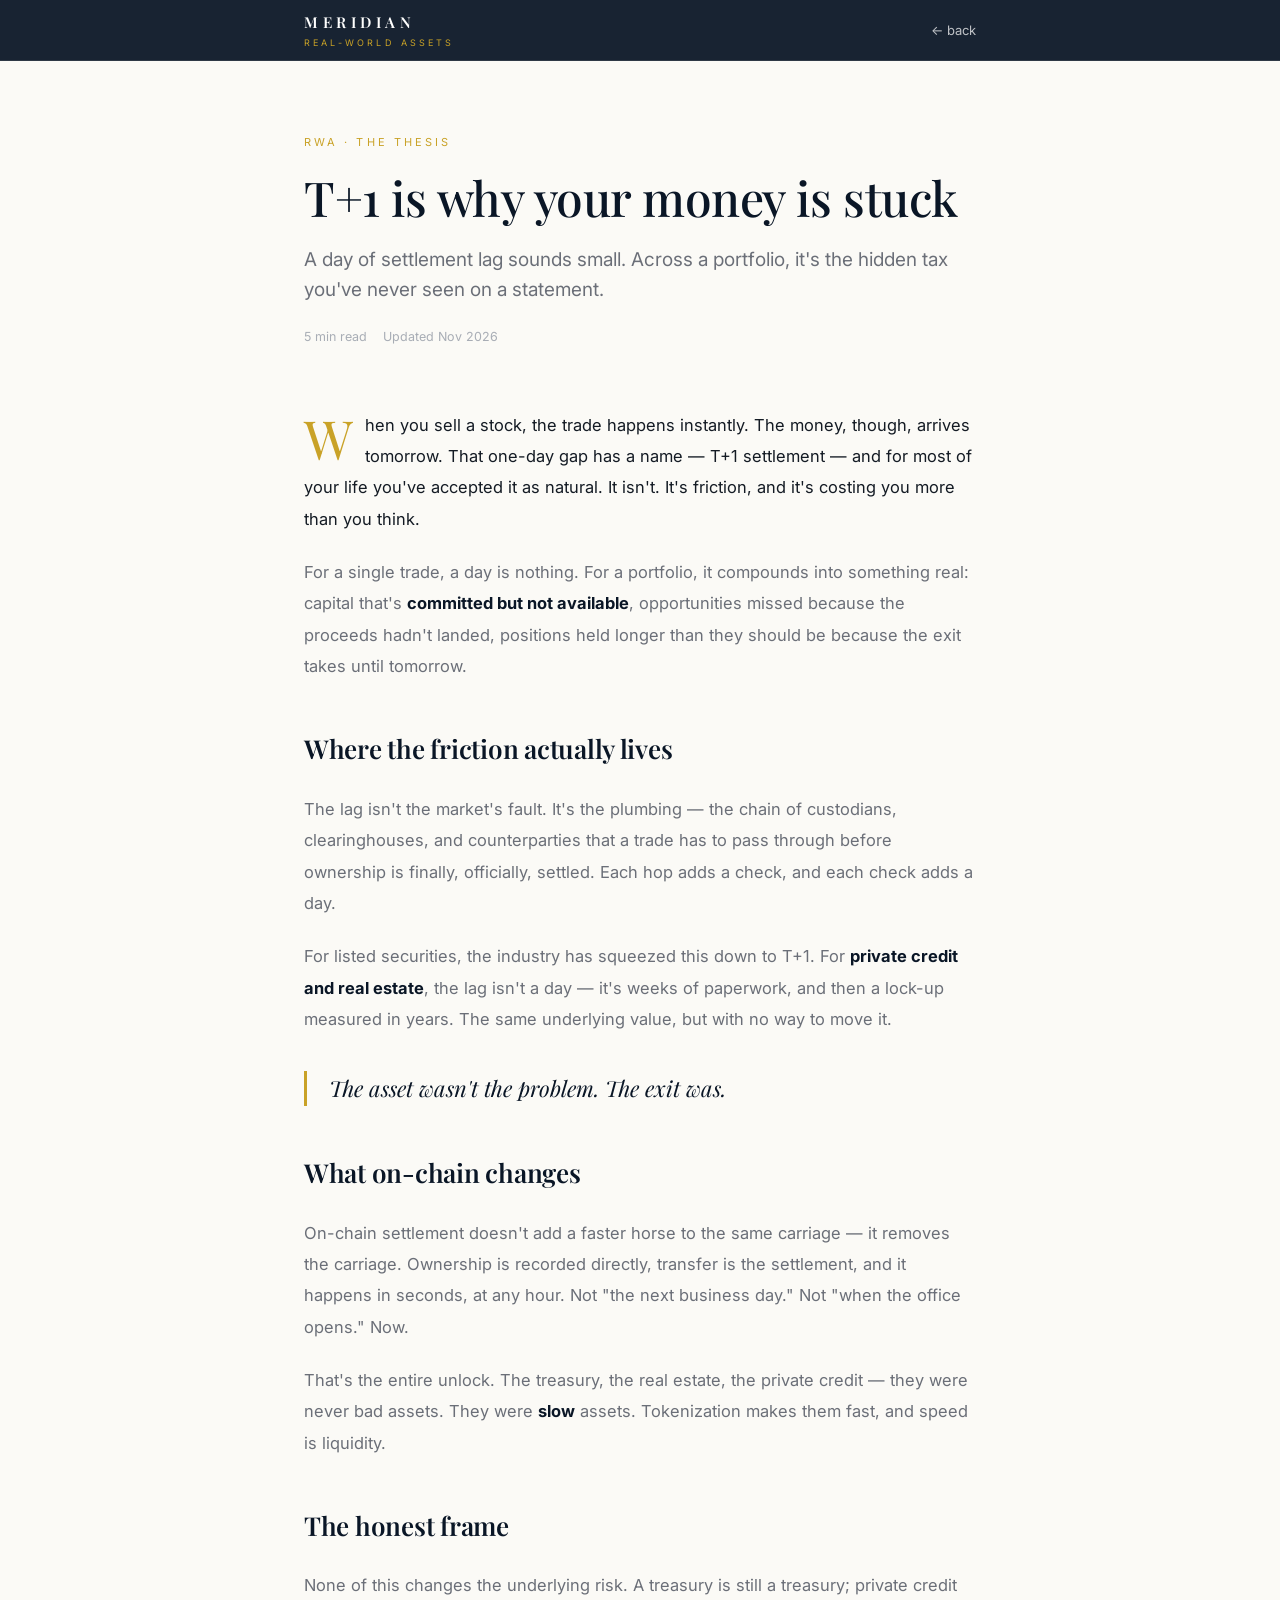
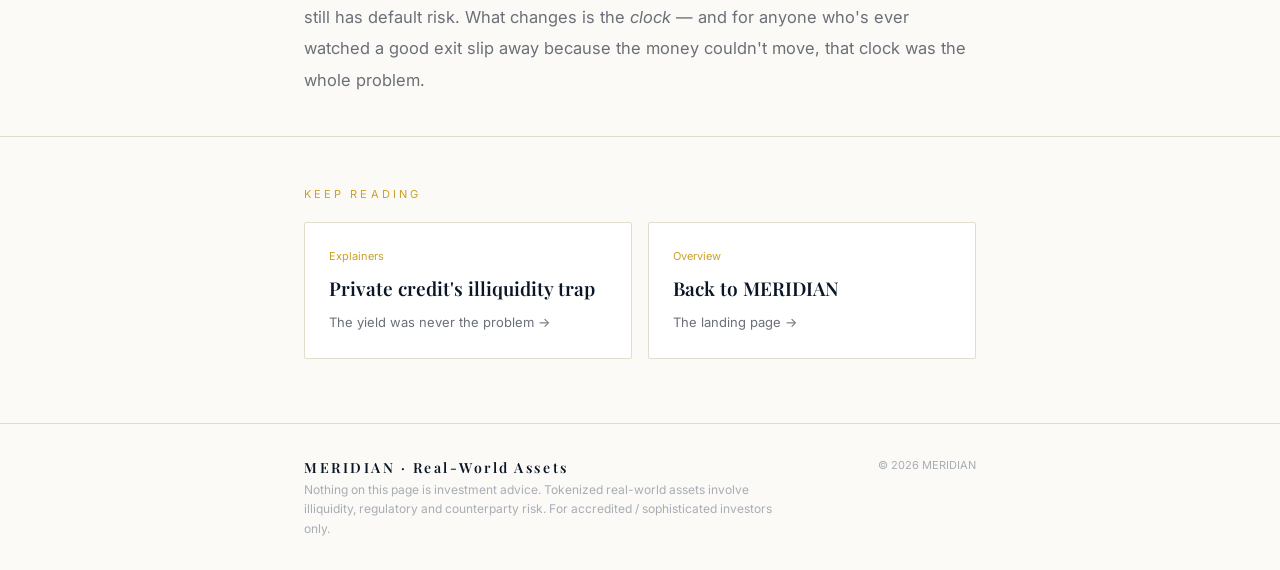
<file: article-1.html>
<!DOCTYPE html>
<html lang="en">
<head>
<meta charset="UTF-8">
<meta name="viewport" content="width=device-width, initial-scale=1.0">
<title>T+1 is why your money is stuck · MERIDIAN</title>
<meta name="description" content="A day of settlement lag sounds small. Across a portfolio, it's the hidden tax you've never seen on a statement.">
<link rel="preconnect" href="https://fonts.googleapis.com">
<link rel="preconnect" href="https://fonts.gstatic.com" crossorigin>
<link href="https://fonts.googleapis.com/css2?family=Playfair+Display:ital,wght@0,500;0,600;1,500&family=Inter:wght@400;500;600&display=swap" rel="stylesheet">
<link rel="stylesheet" href="article.css">
</head>
<body>

<div class="progress" id="progress"></div>

<nav class="nav">
  <div class="container nav__inner">
    <a href="index.html" class="brand">MERIDIAN<small>Real-World Assets</small></a>
    <a href="index.html" class="nav__back">← back</a>
  </div>
</nav>

<header class="article-head">
  <div class="container">
    <div class="article-head__tag">RWA · The Thesis</div>
    <h1 class="article-head__title">T+1 is why your money is stuck</h1>
    <p class="article-head__dek">A day of settlement lag sounds small. Across a portfolio, it's the hidden tax you've never seen on a statement.</p>
    <div class="article-meta"><span>5 min read</span><span>Updated Nov 2026</span></div>
  </div>
</header>

<article class="article-body">
  <div class="container">
    <p class="lead">When you sell a stock, the trade happens instantly. The money, though, arrives tomorrow. That one-day gap has a name — T+1 settlement — and for most of your life you've accepted it as natural. It isn't. It's friction, and it's costing you more than you think.</p>

    <p>For a single trade, a day is nothing. For a portfolio, it compounds into something real: capital that's <strong>committed but not available</strong>, opportunities missed because the proceeds hadn't landed, positions held longer than they should be because the exit takes until tomorrow.</p>

    <h2>Where the friction actually lives</h2>
    <p>The lag isn't the market's fault. It's the plumbing — the chain of custodians, clearinghouses, and counterparties that a trade has to pass through before ownership is finally, officially, settled. Each hop adds a check, and each check adds a day.</p>

    <p>For listed securities, the industry has squeezed this down to T+1. For <strong>private credit and real estate</strong>, the lag isn't a day — it's weeks of paperwork, and then a lock-up measured in years. The same underlying value, but with no way to move it.</p>

    <div class="pull">The asset wasn't the problem. The exit was.</div>

    <h2>What on-chain changes</h2>
    <p>On-chain settlement doesn't add a faster horse to the same carriage — it removes the carriage. Ownership is recorded directly, transfer is the settlement, and it happens in seconds, at any hour. Not "the next business day." Not "when the office opens." Now.</p>

    <p>That's the entire unlock. The treasury, the real estate, the private credit — they were never bad assets. They were <strong>slow</strong> assets. Tokenization makes them fast, and speed is liquidity.</p>

    <h2>The honest frame</h2>
    <p>None of this changes the underlying risk. A treasury is still a treasury; private credit still has default risk. What changes is the <em>clock</em> — and for anyone who's ever watched a good exit slip away because the money couldn't move, that clock was the whole problem.</p>
  </div>
</article>

<section class="keep">
  <div class="container">
    <div class="keep__label">Keep reading</div>
    <div class="keep__grid">
      <a class="keep-card" href="article-2.html"><div class="keep-card__tag">Explainers</div><div class="keep-card__title">Private credit's illiquidity trap</div><div class="keep-card__more">The yield was never the problem →</div></a>
      <a class="keep-card" href="index.html"><div class="keep-card__tag">Overview</div><div class="keep-card__title">Back to MERIDIAN</div><div class="keep-card__more">The landing page →</div></a>
    </div>
  </div>
</section>

<footer class="footer">
  <div class="container footer__inner">
    <div>
      <div class="footer__brand" style="font-family:var(--display);font-weight:600;letter-spacing:.18em;font-size:14px;color:var(--navy)">MERIDIAN · Real-World Assets</div>
      <p class="footer__note">Nothing on this page is investment advice. Tokenized real-world assets involve illiquidity, regulatory and counterparty risk. For accredited / sophisticated investors only.</p>
    </div>
    <div class="footer__copy">© 2026 MERIDIAN</div>
  </div>
</footer>

<script>
  var pb=document.getElementById('progress');
  window.addEventListener('scroll',function(){var h=document.documentElement;var sc=h.scrollTop||document.body.scrollTop;var m=h.scrollHeight-h.clientHeight;pb.style.width=(m>0?sc/m*100:0)+'%';},{passive:true});
</script>
</body>
</html>
</file>
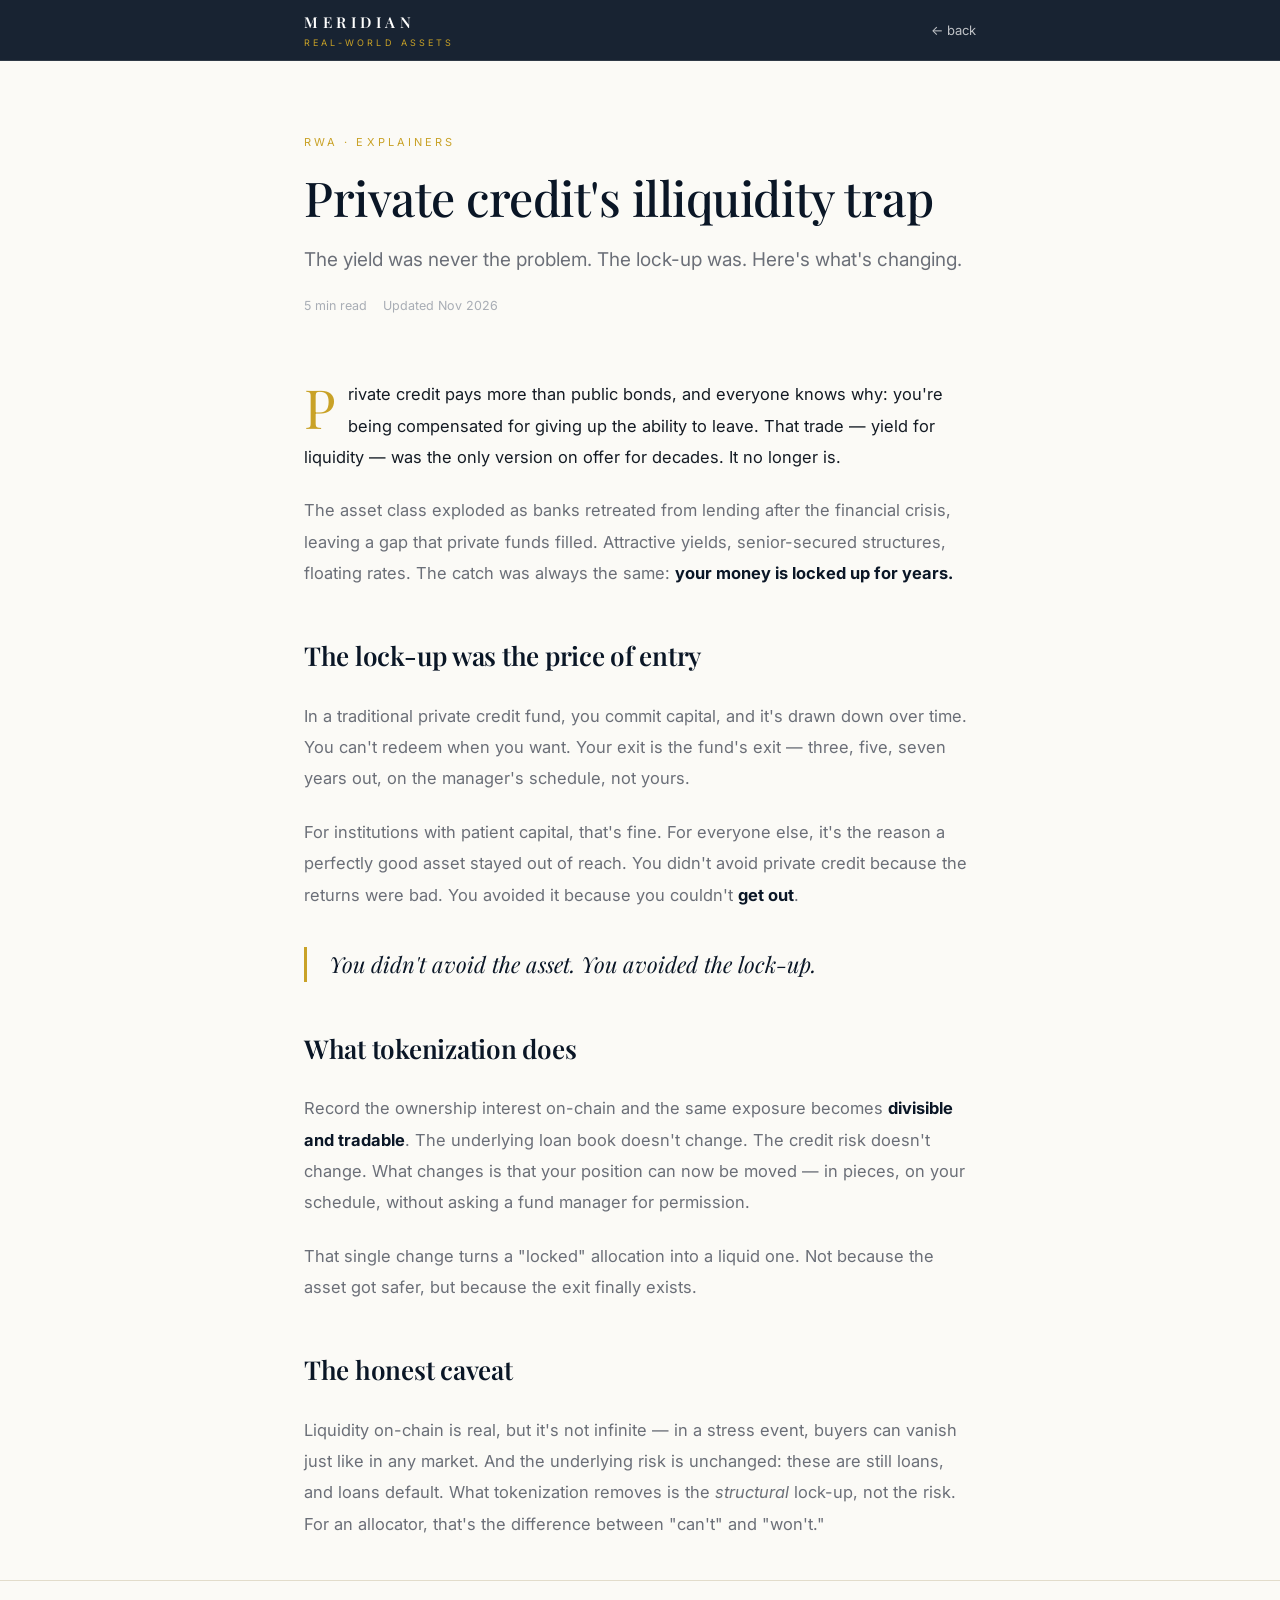
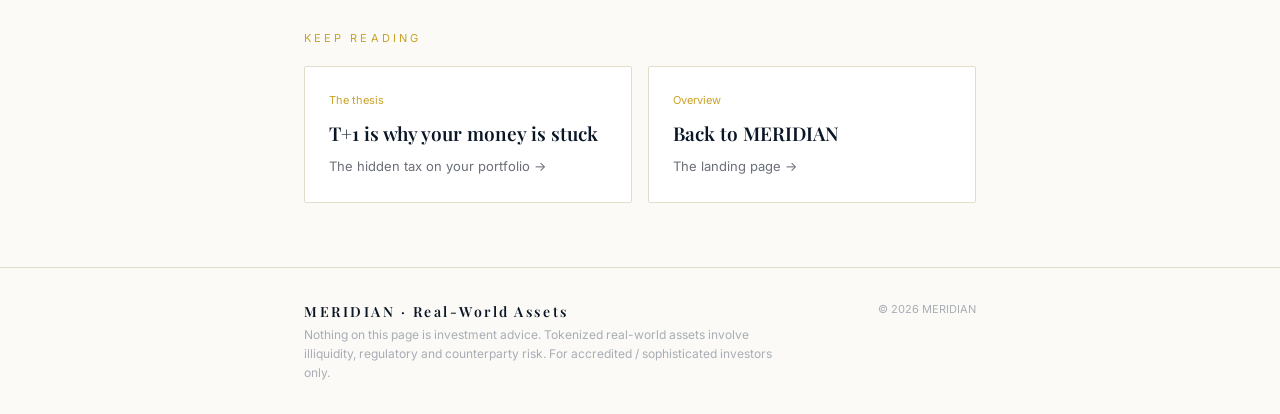
<file: article-2.html>
<!DOCTYPE html>
<html lang="en">
<head>
<meta charset="UTF-8">
<meta name="viewport" content="width=device-width, initial-scale=1.0">
<title>Private credit's illiquidity trap · MERIDIAN</title>
<meta name="description" content="The yield was never the problem. The lock-up was. Here's what's changing.">
<link rel="preconnect" href="https://fonts.googleapis.com">
<link rel="preconnect" href="https://fonts.gstatic.com" crossorigin>
<link href="https://fonts.googleapis.com/css2?family=Playfair+Display:ital,wght@0,500;0,600;1,500&family=Inter:wght@400;500;600&display=swap" rel="stylesheet">
<link rel="stylesheet" href="article.css">
</head>
<body>

<div class="progress" id="progress"></div>

<nav class="nav">
  <div class="container nav__inner">
    <a href="index.html" class="brand">MERIDIAN<small>Real-World Assets</small></a>
    <a href="index.html" class="nav__back">← back</a>
  </div>
</nav>

<header class="article-head">
  <div class="container">
    <div class="article-head__tag">RWA · Explainers</div>
    <h1 class="article-head__title">Private credit's illiquidity trap</h1>
    <p class="article-head__dek">The yield was never the problem. The lock-up was. Here's what's changing.</p>
    <div class="article-meta"><span>5 min read</span><span>Updated Nov 2026</span></div>
  </div>
</header>

<article class="article-body">
  <div class="container">
    <p class="lead">Private credit pays more than public bonds, and everyone knows why: you're being compensated for giving up the ability to leave. That trade — yield for liquidity — was the only version on offer for decades. It no longer is.</p>

    <p>The asset class exploded as banks retreated from lending after the financial crisis, leaving a gap that private funds filled. Attractive yields, senior-secured structures, floating rates. The catch was always the same: <strong>your money is locked up for years.</strong></p>

    <h2>The lock-up was the price of entry</h2>
    <p>In a traditional private credit fund, you commit capital, and it's drawn down over time. You can't redeem when you want. Your exit is the fund's exit — three, five, seven years out, on the manager's schedule, not yours.</p>

    <p>For institutions with patient capital, that's fine. For everyone else, it's the reason a perfectly good asset stayed out of reach. You didn't avoid private credit because the returns were bad. You avoided it because you couldn't <strong>get out</strong>.</p>

    <div class="pull">You didn't avoid the asset. You avoided the lock-up.</div>

    <h2>What tokenization does</h2>
    <p>Record the ownership interest on-chain and the same exposure becomes <strong>divisible and tradable</strong>. The underlying loan book doesn't change. The credit risk doesn't change. What changes is that your position can now be moved — in pieces, on your schedule, without asking a fund manager for permission.</p>

    <p>That single change turns a "locked" allocation into a liquid one. Not because the asset got safer, but because the exit finally exists.</p>

    <h2>The honest caveat</h2>
    <p>Liquidity on-chain is real, but it's not infinite — in a stress event, buyers can vanish just like in any market. And the underlying risk is unchanged: these are still loans, and loans default. What tokenization removes is the <em>structural</em> lock-up, not the risk. For an allocator, that's the difference between "can't" and "won't."</p>
  </div>
</article>

<section class="keep">
  <div class="container">
    <div class="keep__label">Keep reading</div>
    <div class="keep__grid">
      <a class="keep-card" href="article-1.html"><div class="keep-card__tag">The thesis</div><div class="keep-card__title">T+1 is why your money is stuck</div><div class="keep-card__more">The hidden tax on your portfolio →</div></a>
      <a class="keep-card" href="index.html"><div class="keep-card__tag">Overview</div><div class="keep-card__title">Back to MERIDIAN</div><div class="keep-card__more">The landing page →</div></a>
    </div>
  </div>
</section>

<footer class="footer">
  <div class="container footer__inner">
    <div>
      <div class="footer__brand" style="font-family:var(--display);font-weight:600;letter-spacing:.18em;font-size:14px;color:var(--navy)">MERIDIAN · Real-World Assets</div>
      <p class="footer__note">Nothing on this page is investment advice. Tokenized real-world assets involve illiquidity, regulatory and counterparty risk. For accredited / sophisticated investors only.</p>
    </div>
    <div class="footer__copy">© 2026 MERIDIAN</div>
  </div>
</footer>

<script>
  var pb=document.getElementById('progress');
  window.addEventListener('scroll',function(){var h=document.documentElement;var sc=h.scrollTop||document.body.scrollTop;var m=h.scrollHeight-h.clientHeight;pb.style.width=(m>0?sc/m*100:0)+'%';},{passive:true});
</script>
</body>
</html>
</file>
<file: article.css>
:root{--bg:#fbfaf6;--navbg:rgba(10,22,38,.94);--text:#141b24;--muted:#6b6f78;--faint:#a8adb5;--accent:#c9a227;--accent2:#dbb540;--border:#e2dccb;--navy:#0a1626;--display:"Playfair Display",Georgia,serif;--body:"Inter",-apple-system,"SF Pro Text","Segoe UI",sans-serif}
*{margin:0;padding:0;box-sizing:border-box}
html{scroll-behavior:smooth}
body{background:var(--bg);color:var(--text);font-family:var(--body);-webkit-font-smoothing:antialiased;line-height:1.75}
a{color:inherit;text-decoration:none}
.container{max-width:720px;margin:0 auto;padding:0 24px}
.progress{position:fixed;top:0;left:0;height:3px;background:var(--accent);width:0;z-index:60}
.nav{position:sticky;top:0;z-index:50;background:var(--navbg);backdrop-filter:blur(14px);border-bottom:1px solid rgba(255,255,255,.1)}
.nav__inner{display:flex;align-items:center;justify-content:space-between;height:60px}
.brand{font-family:var(--display);font-weight:600;letter-spacing:.3em;font-size:15px;color:#fff}
.brand small{display:block;font-family:var(--body);font-weight:400;font-size:9px;letter-spacing:.34em;color:var(--accent);text-transform:uppercase}
.nav__back{font-size:13px;color:rgba(255,255,255,.72)}
.nav__back:hover{color:var(--accent)}
.article-head{padding:72px 0 16px}
.article-head__tag{font-size:11px;letter-spacing:.28em;text-transform:uppercase;color:var(--accent);margin-bottom:18px}
.article-head__title{font-family:var(--display);font-weight:500;font-size:clamp(30px,4.6vw,48px);line-height:1.14;letter-spacing:-.01em;color:var(--navy)}
.article-head__dek{font-size:19px;color:var(--muted);margin-top:20px;line-height:1.6}
.article-meta{display:flex;gap:16px;font-size:12.5px;color:var(--faint);margin-top:20px;flex-wrap:wrap}
.article-body{padding:24px 0 40px}
.article-body p{font-size:16.5px;line-height:1.9;margin-top:22px;color:var(--muted)}
.article-body p.lead{color:var(--text)}
.article-body p.lead::first-letter{font-family:var(--display);font-size:54px;float:left;line-height:.82;margin:6px 12px 0 0;color:var(--accent)}
.article-body h2{font-family:var(--display);font-weight:600;font-size:26px;margin:44px 0 6px;letter-spacing:-.01em;color:var(--navy)}
.article-body strong{color:var(--ink,var(--navy))}
.pull{border-left:3px solid var(--accent);padding:2px 0 2px 22px;margin:36px 0;font-family:var(--display);font-size:22px;line-height:1.4;font-style:italic;color:var(--navy)}
.keep{border-top:1px solid var(--border);padding:48px 0 64px}
.keep__label{font-size:11px;letter-spacing:.28em;text-transform:uppercase;color:var(--accent);margin-bottom:18px}
.keep__grid{display:grid;grid-template-columns:1fr 1fr;gap:16px}
.keep-card{background:#fff;border:1px solid var(--border);border-radius:2px;padding:24px;transition:.2s}
.keep-card:hover{border-color:var(--accent)}
.keep-card__tag{font-size:11px;color:var(--accent)}
.keep-card__title{font-family:var(--display);font-size:19px;font-weight:600;margin-top:10px;line-height:1.3;color:var(--navy)}
.keep-card__more{font-size:13px;color:var(--muted);margin-top:10px}
.footer{border-top:1px solid var(--border);padding:32px 0}
.footer__inner{display:flex;justify-content:space-between;gap:20px;flex-wrap:wrap}
.footer__note{font-size:12px;color:var(--faint);max-width:60ch;line-height:1.6}
.footer__copy{font-size:11px;color:var(--faint)}
@media(max-width:640px){.keep__grid{grid-template-columns:1fr}}
</file>
